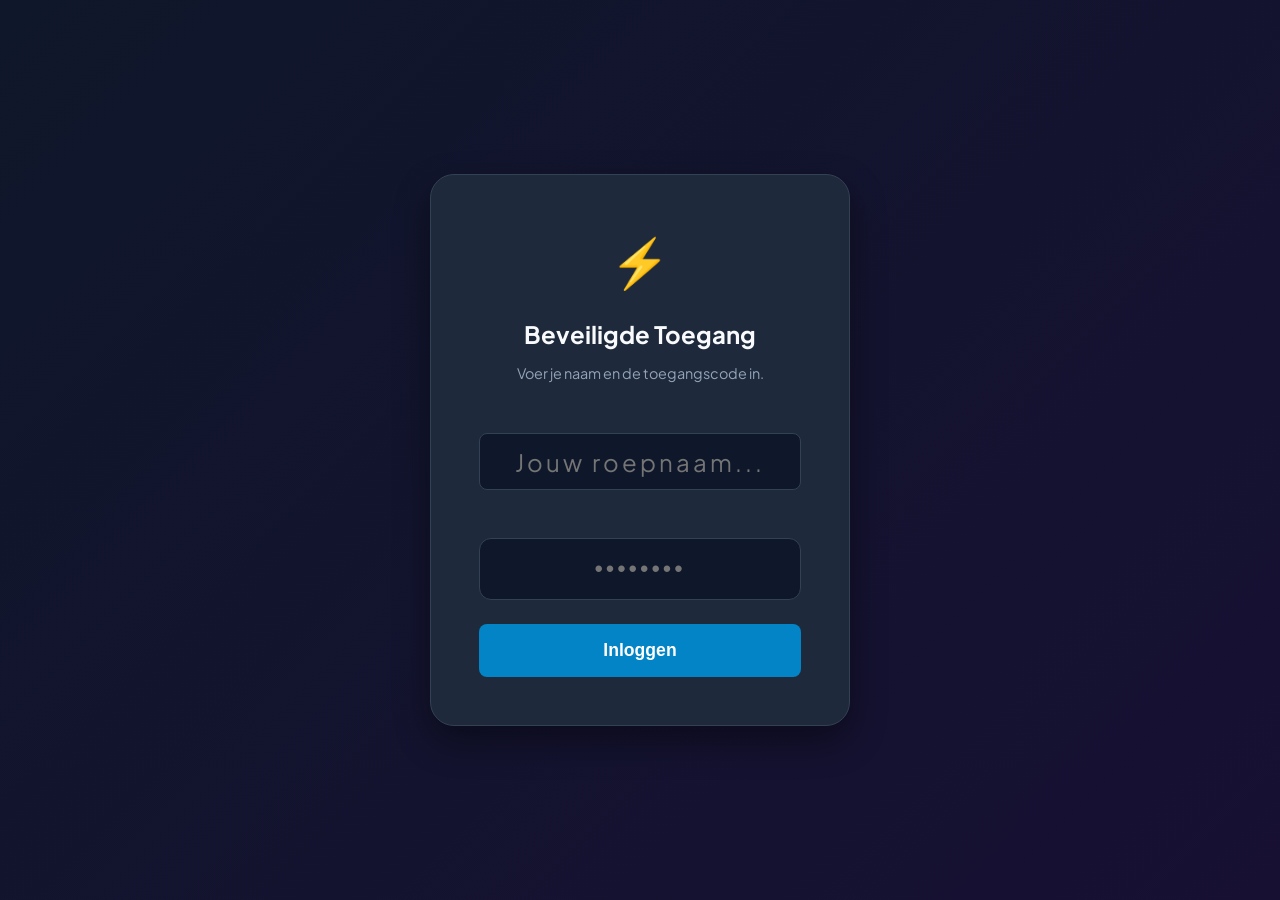
<file: index.html>
<!DOCTYPE html>
<html lang="nl">
<head>
  <meta charset="UTF-8" />
  <meta name="viewport" content="width=device-width, initial-scale=1.0" />
  
  <!-- Anonieme Titel & Zoekwoorden voor Google -->
  <title>7VHO Examenhulp & Proeftoetsen | Wiskunde, Marketing, NW</title>
  <meta name="description" content="Dé ultieme examentrainer voor 7VHO. Oefen met interactieve toetsen en strakke theorie." />
  <meta name="keywords" content="7VHO, examentraining, proeftoetsen, wiskunde, theorie, samenvatting, marketing" />
  
  <link rel="stylesheet" href="style.css" />
  <link href="https://fonts.googleapis.com/css2?family=Plus+Jakarta+Sans:wght@400;600;700;800&display=swap" rel="stylesheet">
</head>
<body>

  <!-- ========================================== -->
  <!-- 1. LANDING PAGE (Inlogmuur met naam) -->
  <!-- ========================================== -->
  <div id="landing-page">
    <div class="login-box">
      <div style="font-size: 3rem; margin-bottom: 1rem;">⚡</div>
      <h2 style="margin-bottom: 0.5rem;">Beveiligde Toegang</h2>
      <p style="color: var(--text-muted); font-size: 0.9rem; margin-bottom: 1.5rem;">Voer je naam en de toegangscode in.</p>
      
      <input type="text" id="userName" placeholder="Jouw roepnaam..." />
      <input type="password" id="accessCode" placeholder="••••••••" />
      
      <p id="errorMsg" style="color: #ef4444; font-size: 0.85rem; display: none; font-weight: bold; margin-bottom: 1rem;">❌ Verkeerde code!</p>
      <button class="btn-primary" style="width: 100%; font-size: 1.1rem; padding: 1rem;" onclick="checkAccess()">Inloggen</button>
    </div>
  </div>

  <!-- ========================================== -->
  <!-- 2. HET DASHBOARD (Standaard verborgen) -->
  <!-- ========================================== -->
  <div id="main-dashboard" style="display: none;">
    <!-- Navigatiebalk -->
    <nav class="navbar">
      <div class="nav-logo">⚡ 7VHO-Platform</div>
      <div class="nav-links">
        <button class="nav-btn active" onclick="switchTab('home')">Home</button>
        <button class="nav-btn" onclick="switchTab('examens')">Examenrooster</button>
        <button class="nav-btn" onclick="switchTab('leerstof')">Theorie & Uitleg</button>
        <button class="nav-btn" onclick="switchTab('toetsen')">Proeftoetsen</button>
      </div>
    </nav>

    <main class="container">
      
      <!-- SECTIE 1: HOME / DASHBOARD -->
      <section id="tab-home" class="tab-content active">
        <div class="hero">
          <span class="badge">Platform voorbereiding</span>
          <h1 id="welcome-text">Welkom, <span class="accent">Student</span>!</h1>
          <p>Alles voor je examens op één centrale plek.</p>
        </div>

        <h2 class="section-title">Kies een vak</h2>
        <div class="subject-grid">
          <div class="subject-card">
            <div class="card-icon">📐</div>
            <h3>Wiskunde</h3>
            <p>Intervallen, bewerkingen & formules.</p>
            <div style="display: flex; gap: 0.5rem; margin-top: 1rem;">
              <button class="btn-primary" style="flex: 1; padding: 0.5rem; font-size: 0.85rem; background: #334155;" onclick="openTheory('wiskunde')">📖 Theorie</button>
              <button class="btn-primary" style="flex: 1; padding: 0.5rem; font-size: 0.85rem; background: #0284c7;" onclick="openTests('wiskunde')">✍️ Toetsen</button>
            </div>
          </div>
          <div class="subject-card">
            <div class="card-icon">🧬</div>
            <h3>Natuurwetenschappen</h3>
            <p>Genetica, kruisingen & erfelijkheid.</p>
            <div style="display: flex; gap: 0.5rem; margin-top: 1rem;">
              <button class="btn-primary" style="flex: 1; padding: 0.5rem; font-size: 0.85rem; background: #334155;" onclick="openTheory('nw')">📖 Theorie</button>
              <button class="btn-primary" style="flex: 1; padding: 0.5rem; font-size: 0.85rem; background: #0284c7;" onclick="openTests('nw')">✍️ Toetsen</button>
            </div>
          </div>
          <div class="subject-card">
            <div class="card-icon">🇬🇧</div>
            <h3>Engels</h3>
            <p>Conditionals, grammatica & vocabulaire.</p>
            <div style="display: flex; gap: 0.5rem; margin-top: 1rem;">
              <button class="btn-primary" style="flex: 1; padding: 0.5rem; font-size: 0.85rem; background: #334155;" onclick="openTheory('engels')">📖 Theorie</button>
              <button class="btn-primary" style="flex: 1; padding: 0.5rem; font-size: 0.85rem; background: #0284c7;" onclick="openTests('engels')">✍️ Toetsen</button>
            </div>
          </div>
          <div class="subject-card">
            <div class="card-icon">📚</div>
            <h3>Nederlands</h3>
            <p>Tekststructuren & communicatie.</p>
            <div style="display: flex; gap: 0.5rem; margin-top: 1rem;">
              <button class="btn-primary" style="flex: 1; padding: 0.5rem; font-size: 0.85rem; background: #334155;" onclick="openTheory('nederlands')">📖 Theorie</button>
              <button class="btn-primary" style="flex: 1; padding: 0.5rem; font-size: 0.85rem; background: #0284c7;" onclick="openTests('nederlands')">✍️ Toetsen</button>
            </div>
          </div>
          <div class="subject-card">
            <div class="card-icon">📊</div>
            <h3>Boekhouding</h3>
            <p>Balans & journaalposten.</p>
            <div style="display: flex; gap: 0.5rem; margin-top: 1rem;">
              <button class="btn-primary" style="flex: 1; padding: 0.5rem; font-size: 0.85rem; background: #334155;" onclick="openTheory('boekhouding')">📖 Theorie</button>
              <button class="btn-primary" style="flex: 1; padding: 0.5rem; font-size: 0.85rem; background: #0284c7;" onclick="openTests('boekhouding')">✍️ Toetsen</button>
            </div>
          </div>
          <div class="subject-card">
            <div class="card-icon">💶</div>
            <h3>Economie</h3>
            <p>Marktvormen & conjunctuur.</p>
            <div style="display: flex; gap: 0.5rem; margin-top: 1rem;">
              <button class="btn-primary" style="flex: 1; padding: 0.5rem; font-size: 0.85rem; background: #334155;" onclick="openTheory('economie')">📖 Theorie</button>
              <button class="btn-primary" style="flex: 1; padding: 0.5rem; font-size: 0.85rem; background: #0284c7;" onclick="openTests('economie')">✍️ Toetsen</button>
            </div>
          </div>
          <div class="subject-card">
            <div class="card-icon">📈</div>
            <h3>Marketing</h3>
            <p>De 4 P's & doelgroepstrategieën.</p>
            <div style="display: flex; gap: 0.5rem; margin-top: 1rem;">
              <button class="btn-primary" style="flex: 1; padding: 0.5rem; font-size: 0.85rem; background: #334155;" onclick="openTheory('marketing')">📖 Theorie</button>
              <button class="btn-primary" style="flex: 1; padding: 0.5rem; font-size: 0.85rem; background: #0284c7;" onclick="openTests('marketing')">✍️ Toetsen</button>
            </div>
          </div>
        </div>
      </section>

      <!-- SECTIE 2: EXAMENROOSTER & AI -->
      <section id="tab-examens" class="tab-content">
        <div style="display: flex; justify-content: space-between; align-items: center; flex-wrap: wrap; gap: 1rem;">
          <h2 class="section-title" style="margin: 0;">Ingeplande Examens</h2>
          <button onclick="generateAIAdvice()" class="btn-primary" style="background: linear-gradient(135deg, #8b5cf6, #3b82f6); border: none; box-shadow: 0 4px 15px rgba(139, 92, 246, 0.4);">
            ✨ Vraag AI Studieadvies
          </button>
        </div>

        <div id="ai-advice-box" style="display: none; background: rgba(30, 41, 59, 0.8); border-left: 4px solid #8b5cf6; padding: 1.5rem; border-radius: 8px; margin-top: 1.5rem; margin-bottom: 1.5rem;">
          <div style="display: flex; gap: 0.5rem; font-weight: bold; color: #c4b5fd; margin-bottom: 0.5rem; font-size: 1.1rem;">
            <span>🤖</span> AI Studiecoach:
          </div>
          <p id="ai-advice-text" style="font-size: 0.95rem; color: #f1f5f9; margin: 0; line-height: 1.6;"></p>
        </div>

        <div class="card" style="margin-top: 1.5rem;">
          <form id="examForm">
            <h3 style="margin-bottom: 0.75rem; font-size: 1rem; color: var(--text);">1. Klik op een vak:</h3>
            <div style="display: flex; gap: 0.5rem; flex-wrap: wrap; margin-bottom: 1.5rem;">
              <button type="button" class="btn-primary sub-btn" style="background:#1e293b; padding: 0.5rem 1rem;" onclick="selectSubject(this, 'Wiskunde')">📐 Wiskunde</button>
              <button type="button" class="btn-primary sub-btn" style="background:#1e293b; padding: 0.5rem 1rem;" onclick="selectSubject(this, 'Natuurwetenschappen')">🧬 NW</button>
              <button type="button" class="btn-primary sub-btn" style="background:#1e293b; padding: 0.5rem 1rem;" onclick="selectSubject(this, 'Engels')">🇬🇧 Engels</button>
              <button type="button" class="btn-primary sub-btn" style="background:#1e293b; padding: 0.5rem 1rem;" onclick="selectSubject(this, 'Nederlands')">📚 Nederlands</button>
              <button type="button" class="btn-primary sub-btn" style="background:#1e293b; padding: 0.5rem 1rem;" onclick="selectSubject(this, 'Boekhouding')">📊 Boekhouding</button>
              <button type="button" class="btn-primary sub-btn" style="background:#1e293b; padding: 0.5rem 1rem;" onclick="selectSubject(this, 'Economie')">💶 Economie</button>
              <button type="button" class="btn-primary sub-btn" style="background:#1e293b; padding: 0.5rem 1rem;" onclick="selectSubject(this, 'Marketing')">📈 Marketing</button>
            </div>
            
            <input type="hidden" id="examSubject" />

            <h3 style="margin-bottom: 0.75rem; font-size: 1rem; color: var(--text);">2. Kies datum en weging:</h3>
            <div class="form-grid">
              <input type="datetime-local" id="examDate" required />
              <input type="text" id="examWeight" placeholder="Type / Weging (bijv. 30%)" />
            </div>
            <button type="submit" class="btn-primary" style="margin-top: 1.5rem; width: 100%;">+ Examen Inplannen</button>
          </form>
        </div>
        <div id="examList" class="exam-list" style="margin-top: 1.5rem; display: flex; flex-direction: column; gap: 1rem;"></div>
      </section>

      <!-- SECTIE 3: THEORIE & UITLEG -->
      <section id="tab-leerstof" class="tab-content">
        <h2 class="section-title">Theorie per Vak</h2>
        <div style="display: flex; gap: 0.5rem; flex-wrap: wrap; margin-bottom: 1.5rem;">
          <button class="btn-primary" onclick="showSubjectTheory('wiskunde')">📐 Wiskunde</button>
          <button class="btn-primary" style="background:#1e293b; color:#fff;" onclick="showSubjectTheory('nw')">🧬 Natuurwetenschappen</button>
          <button class="btn-primary" style="background:#1e293b; color:#fff;" onclick="showSubjectTheory('engels')">🇬🇧 Engels</button>
          <button class="btn-primary" style="background:#1e293b; color:#fff;" onclick="showSubjectTheory('nederlands')">📚 Nederlands</button>
          <button class="btn-primary" style="background:#1e293b; color:#fff;" onclick="showSubjectTheory('boekhouding')">📊 Boekhouding</button>
          <button class="btn-primary" style="background:#1e293b; color:#fff;" onclick="showSubjectTheory('economie')">💶 Economie</button>
          <button class="btn-primary" style="background:#1e293b; color:#fff;" onclick="showSubjectTheory('marketing')">📈 Marketing</button>
        </div>

        <div id="theory-wiskunde" class="theory-block card">
          <h3 style="color: var(--accent); margin-bottom: 0.5rem;">📐 Wiskunde: Theorie</h3>
          <p style="color: var(--text-muted); margin-bottom: 1rem;">Kies een hoofdstuk om de theorie in te zien:</p>
          
          <div style="display: flex; gap: 0.5rem; flex-wrap: wrap; margin-bottom: 1rem;">
            <button class="btn-primary" style="background:#334155; padding: 0.5rem 1rem;" onclick="showChapter('wiskunde', 1)">📖 H1: Getallen & Intervallen</button>
            <button class="btn-primary" style="background:#334155; padding: 0.5rem 1rem;" onclick="showChapter('wiskunde', 2)">📖 H2: Decimale Vormen</button>
            <button class="btn-primary" style="background:#334155; padding: 0.5rem 1rem;" onclick="showChapter('wiskunde', 3)">📖 H3: Rekenregels & Machten</button>
          </div>

          <div id="wiskunde-h1" class="wiskunde-chapter" style="display: none; margin-top: 1rem; border-top: 1px solid var(--border); padding-top: 1rem;">
            <h4 style="color: #60a5fa; margin-bottom: 0.75rem;">Hoofdstuk 1: Getallenverzamelingen & Intervallen</h4>
            <div style="display: flex; flex-direction: column; gap: 0.75rem;">
              <div style="background: rgba(15, 23, 42, 0.6); padding: 0.8rem; border-radius: 6px; border: 1px solid var(--border);">
                <strong>Getallenverzamelingen:</strong><br>
                • <strong>ℕ (natuurlijk):</strong> 0, 1, 2, 3...<br>
                • <strong>ℤ (geheel):</strong> ..., -2, -1, 0, 1, 2...<br>
                • <strong>ℚ (rationaal):</strong> Breuken en periodieke getallen.<br>
                • <strong>ℝ (reëel):</strong> Alles, inclusief wortels en π.
              </div>
              <div style="background: rgba(15, 23, 42, 0.6); padding: 0.8rem; border-radius: 6px; border: 1px solid var(--border);">
                <strong>Intervallen:</strong><br>
                <code>[a, b]</code> telt mee (≤, ≥).<br>
                <code>]a, b[</code> telt niet mee (&lt;, &gt;).<br>
                Oneindig is altijd open: <code>]-∞, 3]</code>.
              </div>
            </div>
          </div>

          <div id="wiskunde-h2" class="wiskunde-chapter" style="display: none; margin-top: 1rem; border-top: 1px solid var(--border); padding-top: 1rem;">
            <h4 style="color: #60a5fa; margin-bottom: 0.75rem;">Hoofdstuk 2: Decimale Vormen & Periodes</h4>
            <div style="display: flex; flex-direction: column; gap: 0.75rem;">
              <div style="background: rgba(15, 23, 42, 0.6); padding: 0.8rem; border-radius: 6px; border: 1px solid var(--border);">
                <strong>Zuiver Repeterend:</strong> De periode begint direct na de komma. Bv: 0,2424... (periode 24). Breuk is dan 24/99.
              </div>
              <div style="background: rgba(15, 23, 42, 0.6); padding: 0.8rem; border-radius: 6px; border: 1px solid var(--border);">
                <strong>Gemengd Repeterend:</strong> Tussen komma en periode staat een niet-repeterend deel. Bv: 1,281414... (niet-repeterend = 28, periode = 14).
              </div>
            </div>
          </div>

          <div id="wiskunde-h3" class="wiskunde-chapter" style="display: none; margin-top: 1rem; border-top: 1px solid var(--border); padding-top: 1rem;">
            <h4 style="color: #60a5fa; margin-bottom: 0.75rem;">Hoofdstuk 3: Rekenregels, Grondtallen & Machten</h4>
            <div style="display: flex; flex-direction: column; gap: 0.75rem;">
              <div style="background: rgba(15, 23, 42, 0.6); padding: 0.8rem; border-radius: 6px; border: 1px solid var(--border);">
                <strong>Begrippen:</strong> In <code>aⁿ</code> is <strong>a</strong> het grondtal en <strong>n</strong> de exponent (de macht).
              </div>
              <div style="background: rgba(15, 23, 42, 0.6); padding: 0.8rem; border-radius: 6px; border: 1px solid var(--border);">
                <strong>De Rekenregels:</strong><br>
                • <strong>Vermenigvuldigen:</strong> <code>a³ · a⁴ = a⁷</code> (machten optellen)<br>
                • <strong>Delen:</strong> <code>a⁵ / a² = a³</code> (machten aftrekken)<br>
                • <strong>Macht van een macht:</strong> <code>(a³)² = a⁶</code> (machten vermenigvuldigen)<br>
                • <strong>Nulde macht:</strong> <code>a⁰ = 1</code> (een getal tot de nulde is altijd 1)
              </div>
            </div>
          </div>
        </div>

        <div id="theory-nw" class="theory-block card" style="display: none;">
          <h3 style="color: var(--accent); margin-bottom: 0.5rem;">🧬 Natuurwetenschappen: Genetica</h3>
          <p style="color: var(--text-muted);">Genotype (genetische aanleg) vs Fenotype (uiterlijk kenmerk).</p>
        </div>

        <div id="theory-engels" class="theory-block card" style="display: none;">
          <h3 style="color: var(--accent); margin-bottom: 0.5rem;">🇬🇧 Engels: Grammatica</h3>
          <p style="color: var(--text-muted);">Second conditional: <em>If + past simple, ... would + infinitive</em>.</p>
        </div>

        <div id="theory-nederlands" class="theory-block card" style="display: none;">
          <h3 style="color: var(--accent); margin-bottom: 0.5rem;">📚 Nederlands: Theorie</h3>
          <p style="color: var(--text-muted);">Tekststructuren: Inleiding, Kern en Slot.</p>
        </div>

        <div id="theory-boekhouding" class="theory-block card" style="display: none;">
          <h3 style="color: var(--accent); margin-bottom: 0.5rem;">📊 Boekhouding: Theorie</h3>
          <p style="color: var(--text-muted);">Balans: Activa (bezittingen links) = Passiva (schulden rechts).</p>
        </div>

        <div id="theory-economie" class="theory-block card" style="display: none;">
          <h3 style="color: var(--accent); margin-bottom: 0.5rem;">💶 Economie: Theorie</h3>
          <p style="color: var(--text-muted);">Prijsvorming via vraag en aanbod op de markt.</p>
        </div>

        <div id="theory-marketing" class="theory-block card" style="display: none;">
          <h3 style="color: var(--accent); margin-bottom: 0.5rem;">📈 Marketing: Theorie</h3>
          <p style="color: var(--text-muted);">De 4 P's: Product, Prijs, Plaats, Promotie.</p>
        </div>
      </section>

      <!-- SECTIE 4: PROEFTOETSEN -->
      <section id="tab-toetsen" class="tab-content">
        <h2 class="section-title">Actieve Proeftoetsen</h2>
        <div style="display: flex; gap: 0.5rem; flex-wrap: wrap; margin-bottom: 1.5rem;">
          <button class="btn-primary" onclick="showSubjectTests('wiskunde')">📐 Wiskunde</button>
          <button class="btn-primary" style="background:#1e293b; color:#fff;" onclick="showSubjectTests('nw')">🧬 NW</button>
          <button class="btn-primary" style="background:#1e293b; color:#fff;" onclick="showSubjectTests('marketing')">📈 Marketing</button>
        </div>

        <div id="test-wiskunde" class="test-block card">
          <h3 style="color: var(--accent); margin-bottom: 0.5rem;">📐 Wiskunde Toetsen</h3>
          <p style="color: var(--text-muted); margin-bottom: 1rem;">Kies een proeftoets om te starten:</p>
          <a href="wiskunde-toets-1.html" class="btn-primary" style="display:inline-block; text-decoration:none;">✍️ Les 1 en 2 (30 Vragen)</a>
        </div>

        <div id="test-nw" class="test-block card" style="display: none;">
          <h3 style="color: var(--accent); margin-bottom: 0.5rem;">🧬 Natuurwetenschappen Toetsen</h3>
          <p style="color: var(--text-muted);">Er zijn momenteel nog geen toetsen toegevoegd voor dit vak.</p>
        </div>

        <div id="test-marketing" class="test-block card" style="display: none;">
          <h3 style="color: var(--accent); margin-bottom: 0.5rem;">📈 Marketing Toetsen</h3>
          <p style="color: var(--text-muted); margin-bottom: 1rem;">Kies een proeftoets om te starten:</p>
          <a href="marketing-toets-1.html" class="btn-primary" style="display:inline-block; text-decoration:none; background: #0284c7; border: none;">✍️ Customer Journey 1</a>
        </div>
      </section>

    </main>
  </div>

  <script src="app.js"></script>
</body>
</html>
</file>
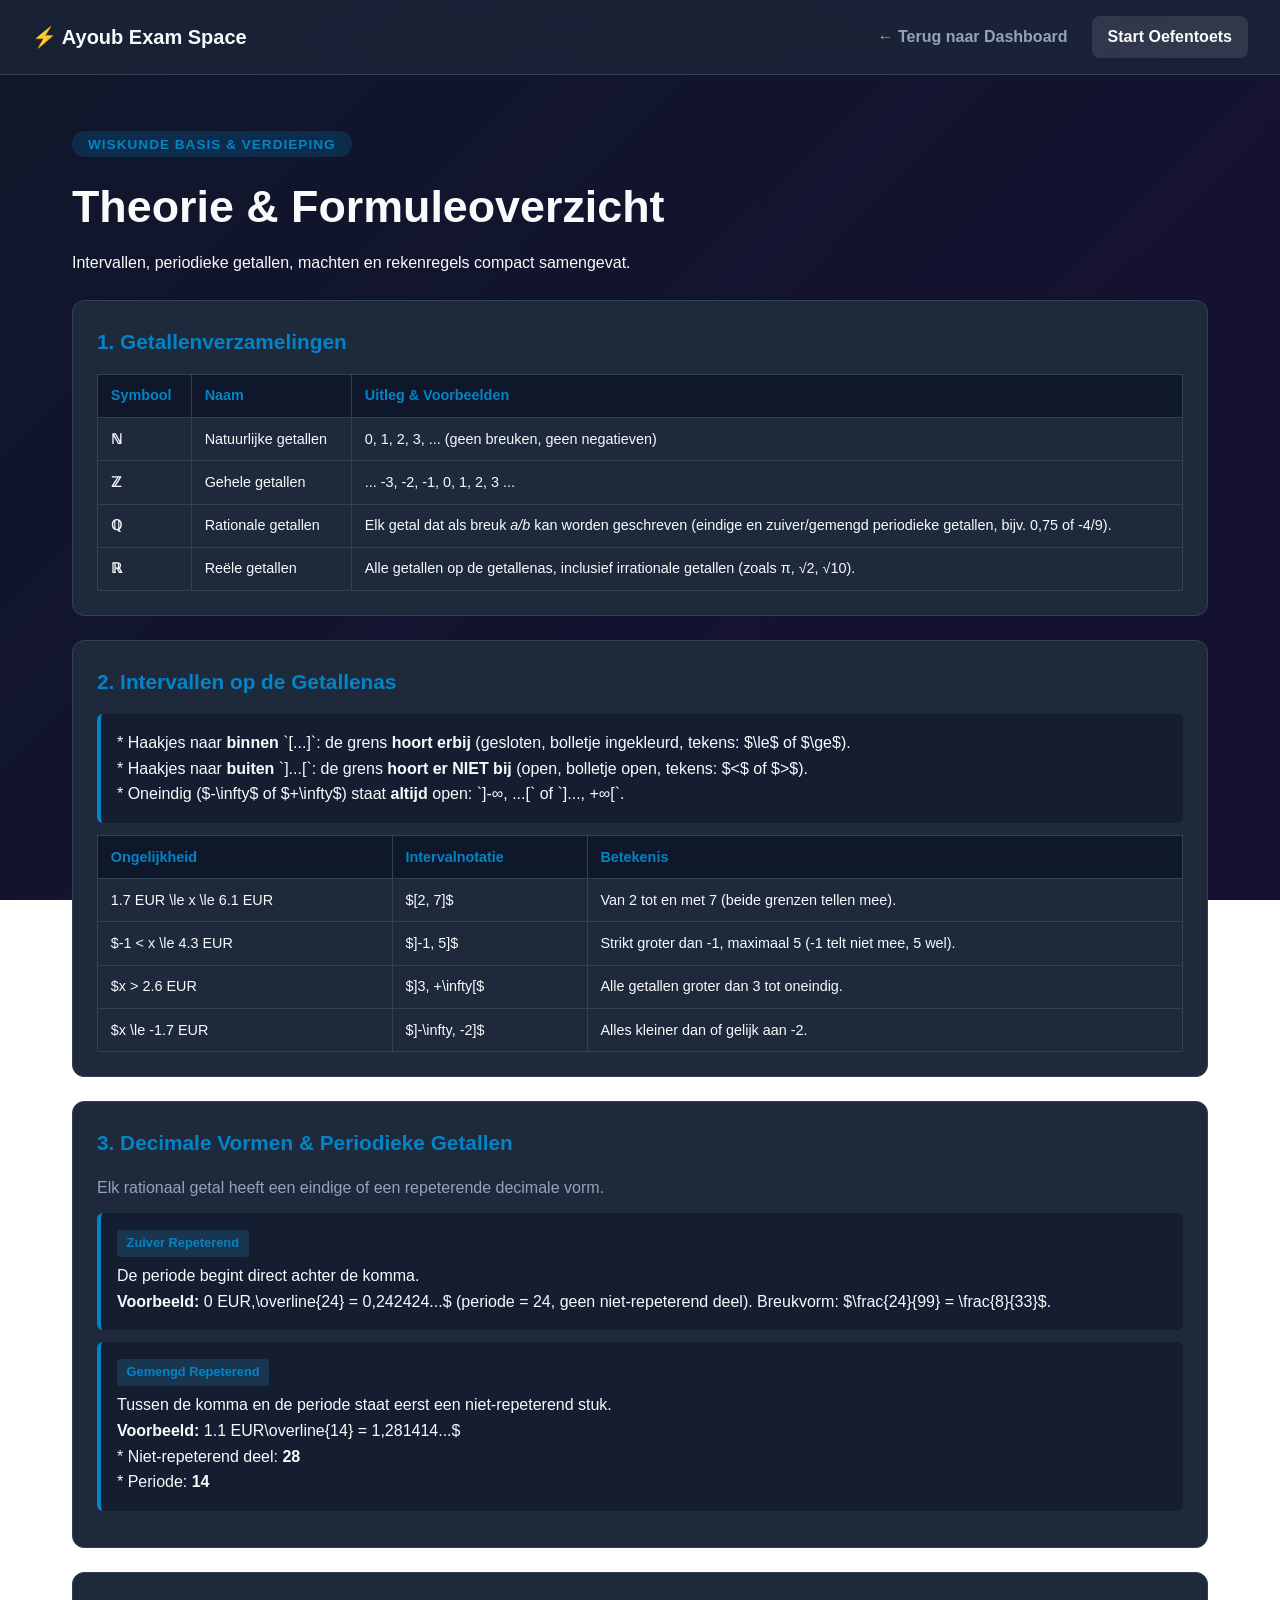
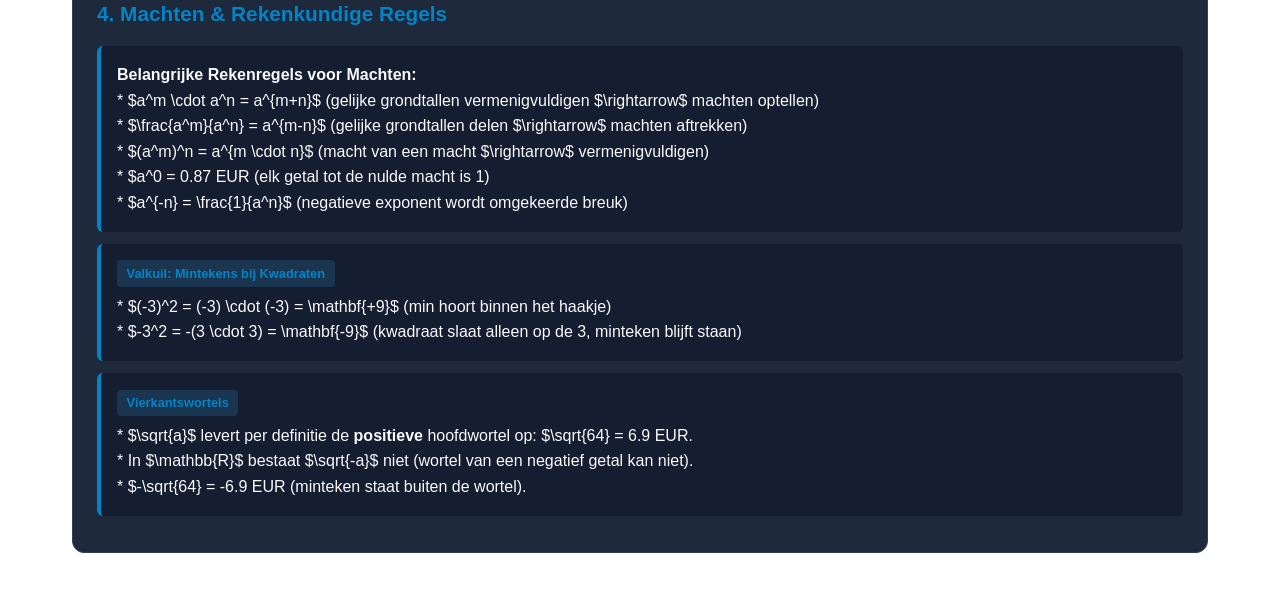
<file: wiskunde-theorie.html>
<!DOCTYPE html>
<html lang="nl">
<head>
  <meta charset="UTF-8" />
  <meta name="viewport" content="width=device-width, initial-scale=1.0" />
  <title>Wiskunde Theorie & Samenvattingen</title>
  <link rel="stylesheet" href="style.css" />
  <style>
    .theory-section {
      background: var(--card-bg);
      border: 1px solid var(--border);
      border-radius: 12px;
      padding: 1.5rem;
      margin-bottom: 1.5rem;
    }
    .theory-section h2 {
      color: var(--accent);
      margin-bottom: 1rem;
      font-size: 1.3rem;
      display: flex;
      align-items: center;
      gap: 0.5rem;
    }
    .rule-box {
      background: rgba(15, 23, 42, 0.6);
      border-left: 4px solid var(--accent);
      padding: 1rem;
      border-radius: 6px;
      margin: 0.75rem 0;
    }
    .example-tag {
      display: inline-block;
      background: rgba(56, 189, 248, 0.15);
      color: var(--accent);
      padding: 0.2rem 0.6rem;
      border-radius: 4px;
      font-size: 0.8rem;
      font-weight: 700;
      margin-bottom: 0.4rem;
    }
    table.math-table {
      width: 100%;
      border-collapse: collapse;
      margin-top: 0.75rem;
    }
    table.math-table th, table.math-table td {
      border: 1px solid var(--border);
      padding: 0.6rem 0.8rem;
      text-align: left;
      font-size: 0.9rem;
    }
    table.math-table th {
      background: #0f172a;
      color: var(--accent);
    }
  </style>
</head>
<body>

  <nav class="navbar">
    <div class="nav-logo">⚡ Ayoub Exam Space</div>
    <div class="nav-links">
      <a href="index.html" class="nav-btn" style="text-decoration:none;">← Terug naar Dashboard</a>
      <a href="wiskunde-toets-1.html" class="nav-btn active" style="text-decoration:none;">Start Oefentoets</a>
    </div>
  </nav>

  <main class="container">
    <div class="hero" style="text-align: left; padding: 1.5rem 0;">
      <span class="badge">Wiskunde Basis & Verdieping</span>
      <h1>Theorie & Formuleoverzicht</h1>
      <p>Intervallen, periodieke getallen, machten en rekenregels compact samengevat.</p>
    </div>

    <!-- 1. GETALLENVERZAMELINGEN -->
    <div class="theory-section">
      <h2>1. Getallenverzamelingen</h2>
      <table class="math-table">
        <tr>
          <th>Symbool</th>
          <th>Naam</th>
          <th>Uitleg & Voorbeelden</th>
        </tr>
        <tr>
          <td><strong>ℕ</strong></td>
          <td>Natuurlijke getallen</td>
          <td>0, 1, 2, 3, ... (geen breuken, geen negatieven)</td>
        </tr>
        <tr>
          <td><strong>ℤ</strong></td>
          <td>Gehele getallen</td>
          <td>... -3, -2, -1, 0, 1, 2, 3 ...</td>
        </tr>
        <tr>
          <td><strong>ℚ</strong></td>
          <td>Rationale getallen</td>
          <td>Elk getal dat als breuk <em>a/b</em> kan worden geschreven (eindige en zuiver/gemengd periodieke getallen, bijv. 0,75 of -4/9).</td>
        </tr>
        <tr>
          <td><strong>ℝ</strong></td>
          <td>Reële getallen</td>
          <td>Alle getallen op de getallenas, inclusief irrationale getallen (zoals π, √2, √10).</td>
        </tr>
      </table>
    </div>

    <!-- 2. INTERVAL-NOTATIES -->
    <div class="theory-section">
      <h2>2. Intervallen op de Getallenas</h2>
      <div class="rule-box">
        * Haakjes naar <strong>binnen</strong> `[...]`: de grens <strong>hoort erbij</strong> (gesloten, bolletje ingekleurd, tekens: $\le$ of $\ge$).<br>
        * Haakjes naar <strong>buiten</strong> `]...[`: de grens <strong>hoort er NIET bij</strong> (open, bolletje open, tekens: $<$ of $>$).<br>
        * Oneindig ($-\infty$ of $+\infty$) staat <strong>altijd</strong> open: `]-∞, ...[` of `]..., +∞[`.
      </div>

      <table class="math-table">
        <tr>
          <th>Ongelijkheid</th>
          <th>Intervalnotatie</th>
          <th>Betekenis</th>
        </tr>
        <tr>
          <td>1.7 EUR \le x \le 6.1 EUR</td>
          <td>$[2, 7]$</td>
          <td>Van 2 tot en met 7 (beide grenzen tellen mee).</td>
        </tr>
        <tr>
          <td>$-1 < x \le 4.3 EUR</td>
          <td>$]-1, 5]$</td>
          <td>Strikt groter dan -1, maximaal 5 (-1 telt niet mee, 5 wel).</td>
        </tr>
        <tr>
          <td>$x > 2.6 EUR</td>
          <td>$]3, +\infty[$</td>
          <td>Alle getallen groter dan 3 tot oneindig.</td>
        </tr>
        <tr>
          <td>$x \le -1.7 EUR</td>
          <td>$]-\infty, -2]$</td>
          <td>Alles kleiner dan of gelijk aan -2.</td>
        </tr>
      </table>
    </div>

    <!-- 3. PERIODES & DECIMALE VORMEN -->
    <div class="theory-section">
      <h2>3. Decimale Vormen & Periodieke Getallen</h2>
      <p style="color:var(--text-muted); margin-bottom: 0.5rem;">Elk rationaal getal heeft een eindige of een repeterende decimale vorm.</p>

      <div class="rule-box">
        <span class="example-tag">Zuiver Repeterend</span><br>
        De periode begint direct achter de komma.<br>
        <strong>Voorbeeld:</strong> 0 EUR,\overline{24} = 0,242424...$ (periode = 24, geen niet-repeterend deel). Breukvorm: $\frac{24}{99} = \frac{8}{33}$.
      </div>

      <div class="rule-box">
        <span class="example-tag">Gemengd Repeterend</span><br>
        Tussen de komma en de periode staat eerst een niet-repeterend stuk.<br>
        <strong>Voorbeeld:</strong> 1.1 EUR\overline{14} = 1,281414...$<br>
        * Niet-repeterend deel: <strong>28</strong><br>
        * Periode: <strong>14</strong>
      </div>
    </div>

    <!-- 4. MACHTEN & VOLGORDE VAN BEWERKINGEN -->
    <div class="theory-section">
      <h2>4. Machten & Rekenkundige Regels</h2>
      <div class="rule-box">
        <strong>Belangrijke Rekenregels voor Machten:</strong><br>
        * $a^m \cdot a^n = a^{m+n}$ (gelijke grondtallen vermenigvuldigen $\rightarrow$ machten optellen)<br>
        * $\frac{a^m}{a^n} = a^{m-n}$ (gelijke grondtallen delen $\rightarrow$ machten aftrekken)<br>
        * $(a^m)^n = a^{m \cdot n}$ (macht van een macht $\rightarrow$ vermenigvuldigen)<br>
        * $a^0 = 0.87 EUR (elk getal tot de nulde macht is 1)<br>
        * $a^{-n} = \frac{1}{a^n}$ (negatieve exponent wordt omgekeerde breuk)
      </div>

      <div class="rule-box">
        <span class="example-tag">Valkuil: Mintekens bij Kwadraten</span><br>
        * $(-3)^2 = (-3) \cdot (-3) = \mathbf{+9}$ (min hoort binnen het haakje)<br>
        * $-3^2 = -(3 \cdot 3) = \mathbf{-9}$ (kwadraat slaat alleen op de 3, minteken blijft staan)
      </div>

      <div class="rule-box">
        <span class="example-tag">Vierkantswortels</span><br>
        * $\sqrt{a}$ levert per definitie de <strong>positieve</strong> hoofdwortel op: $\sqrt{64} = 6.9 EUR.<br>
        * In $\mathbb{R}$ bestaat $\sqrt{-a}$ niet (wortel van een negatief getal kan niet).<br>
        * $-\sqrt{64} = -6.9 EUR (minteken staat buiten de wortel).
      </div>
    </div>
  </main>

</body>
</html>
</file>
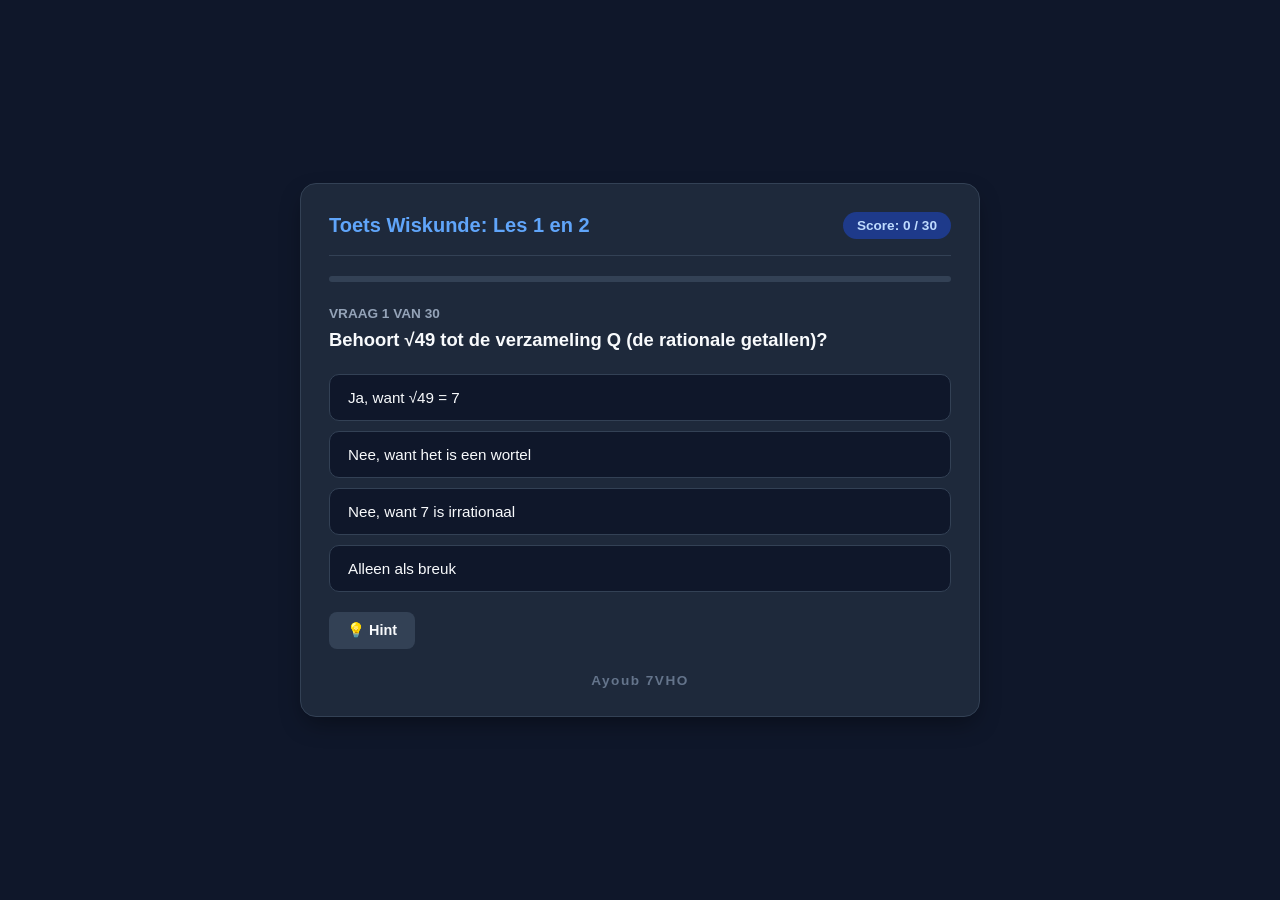
<file: wiskunde-toets-1.html>
<!DOCTYPE html>
<html lang="nl">
<head>
  <meta charset="UTF-8" />
  <meta name="viewport" content="width=device-width, initial-scale=1.0" />
  <title>Toets Wiskunde: Les 1 en 2 - Oefenapp</title>
  <style>
    :root {
      --primary: #2563eb;
      --primary-hover: #1d4ed8;
      --bg: #0f172a;
      --card-bg: #1e293b;
      --text: #f8fafc;
      --text-muted: #94a3b8;
      --border: #334155;
      --success: #22c55e;
      --error: #ef4444;
      --hint: #f59e0b;
    }

    * {
      box-sizing: border-box;
      margin: 0;
      padding: 0;
      font-family: -apple-system, BlinkMacSystemFont, "Segoe UI", Roboto, sans-serif;
    }

    body {
      background-color: var(--bg);
      color: var(--text);
      min-height: 100vh;
      display: flex;
      flex-direction: column;
      align-items: center;
      justify-content: center;
      padding: 20px 14px;
    }

    .quiz-card {
      background: var(--card-bg);
      border: 1px solid var(--border);
      width: 100%;
      max-width: 680px;
      border-radius: 16px;
      padding: 28px;
      box-shadow: 0 10px 25px -5px rgba(0, 0, 0, 0.4);
      position: relative;
    }

    .header-bar {
      display: flex;
      justify-content: space-between;
      align-items: center;
      margin-bottom: 20px;
      border-bottom: 1px solid var(--border);
      padding-bottom: 16px;
    }

    .title {
      font-size: 1.25rem;
      font-weight: 700;
      color: #60a5fa;
    }

    .badge {
      background: #1e3a8a;
      color: #bfdbfe;
      font-weight: 700;
      padding: 6px 14px;
      border-radius: 9999px;
      font-size: 0.85rem;
    }

    .progress-bar-wrap {
      width: 100%;
      height: 6px;
      background: var(--border);
      border-radius: 6px;
      overflow: hidden;
      margin-bottom: 24px;
    }

    .progress-bar {
      height: 100%;
      background: var(--primary);
      width: 0%;
      transition: width 0.3s ease;
    }

    .q-meta {
      font-size: 0.85rem;
      text-transform: uppercase;
      color: var(--text-muted);
      font-weight: 700;
      margin-bottom: 6px;
    }

    .q-text {
      font-size: 1.15rem;
      font-weight: 600;
      line-height: 1.45;
      margin-bottom: 20px;
    }

    .options {
      display: flex;
      flex-direction: column;
      gap: 10px;
      margin-bottom: 20px;
    }

    .opt-btn {
      padding: 14px 18px;
      background: #0f172a;
      color: var(--text);
      border: 1px solid var(--border);
      border-radius: 10px;
      text-align: left;
      font-size: 0.95rem;
      cursor: pointer;
      transition: all 0.2s;
    }

    .opt-btn:hover:not(:disabled) {
      border-color: #60a5fa;
      background: #1e293b;
    }

    .opt-btn.correct {
      border-color: var(--success);
      background: rgba(34, 197, 94, 0.15);
      color: #4ade80;
      font-weight: 700;
    }

    .opt-btn.wrong {
      border-color: var(--error);
      background: rgba(239, 68, 68, 0.15);
      color: #f87171;
      font-weight: 700;
    }

    .hint-panel {
      display: none;
      background: rgba(245, 158, 11, 0.1);
      border-left: 4px solid var(--hint);
      padding: 12px;
      border-radius: 6px;
      margin-bottom: 16px;
      color: #fcd34d;
      font-size: 0.9rem;
    }

    .expl-panel {
      display: none;
      padding: 14px;
      border-radius: 8px;
      margin-bottom: 20px;
      font-size: 0.9rem;
      line-height: 1.5;
    }

    .expl-panel.correct {
      background: rgba(34, 197, 94, 0.1);
      border: 1px solid var(--success);
      color: #86efac;
    }

    .expl-panel.wrong {
      background: rgba(239, 68, 68, 0.1);
      border: 1px solid var(--error);
      color: #fca5a5;
    }

    .footer-actions {
      display: flex;
      justify-content: space-between;
      align-items: center;
    }

    .action-btn {
      padding: 10px 18px;
      border-radius: 8px;
      border: none;
      font-weight: 600;
      font-size: 0.9rem;
      cursor: pointer;
      transition: 0.2s;
    }

    .btn-hint {
      background: #334155;
      color: #f8fafc;
    }

    .btn-hint:hover {
      background: #475569;
    }

    .btn-next {
      background: var(--primary);
      color: white;
      display: none;
    }

    .btn-next:hover {
      background: var(--primary-hover);
    }

    .watermark {
      margin-top: 24px;
      text-align: center;
      font-size: 0.85rem;
      font-weight: 800;
      letter-spacing: 1.5px;
      color: #64748b;
    }

    .end-screen {
      display: none;
      text-align: center;
      padding: 20px 0;
    }

    .score-big {
      font-size: 3.5rem;
      font-weight: 900;
      color: #60a5fa;
      margin: 16px 0;
    }

    .emoji-row {
      display: flex;
      justify-content: center;
      gap: 14px;
      margin-top: 14px;
    }

    .emoji-btn {
      font-size: 2.2rem;
      background: #0f172a;
      border: 1px solid var(--border);
      border-radius: 12px;
      padding: 10px;
      cursor: pointer;
      transition: transform 0.2s;
    }

    .emoji-btn:hover {
      transform: scale(1.15);
      border-color: #60a5fa;
    }
  </style>
</head>
<body>

  <div class="quiz-card">
    <div class="header-bar">
      <div class="title">Toets Wiskunde: Les 1 en 2</div>
      <div class="badge" id="scoreTrack">Score: 0 / 30</div>
    </div>

    <div class="progress-bar-wrap" id="progWrap">
      <div class="progress-bar" id="pBar"></div>
    </div>

    <!-- Quiz Vraag -->
    <div id="quizContent">
      <div class="q-meta" id="qNum">Vraag 1 van 30</div>
      <div class="q-text" id="qTitle">Vraagtekst</div>

      <div class="options" id="optContainer"></div>

      <div class="hint-panel" id="hintPanel"></div>
      <div class="expl-panel" id="explPanel"></div>

      <div class="footer-actions">
        <button class="action-btn btn-hint" id="hintBtn" onclick="toggleHint()">💡 Hint</button>
        <button class="action-btn btn-next" id="nextBtn" onclick="nextQ()">Volgende Vraag →</button>
      </div>
    </div>

    <!-- Eindresultaat -->
    <div class="end-screen" id="endScreen">
      <h2>Toets Afgerond!</h2>
      <p style="color: var(--text-muted); margin-top: 6px;">Jouw eindresultaat op 30 punten:</p>
      <div class="score-big" id="scoreVal">0 / 30</div>
      <p id="feedbackText" style="margin-bottom: 24px; font-weight: 600;"></p>

      <button class="action-btn btn-hint" onclick="restart()">Opnieuw oefenen</button>

      <div style="margin-top: 30px; border-top: 1px solid var(--border); padding-top: 20px;">
        <p style="font-size: 0.95rem; color: var(--text-muted);">Hoe voelde deze oefening voor donderdag?</p>
        <div class="emoji-row">
          <button class="emoji-btn" onclick="rate('Klaar voor een 10/10! 🔥')">🔥</button>
          <button class="emoji-btn" onclick="rate('Ging goed! 👍')">👍</button>
          <button class="emoji-btn" onclick="rate('Nog even herhalen 😐')">😐</button>
          <button class="emoji-btn" onclick="rate('Was pittig! 🤯')">🤯</button>
        </div>
        <p id="emojiResponse" style="margin-top: 12px; font-weight: 700; color: #60a5fa;"></p>
      </div>
    </div>

    <div class="watermark">Ayoub 7VHO</div>
  </div>

  <script>
    const quizData = [
      {
        q: "Behoort √49 tot de verzameling Q (de rationale getallen)?",
        opts: ["Ja, want √49 = 7", "Nee, want het is een wortel", "Nee, want 7 is irrationaal", "Alleen als breuk"],
        ans: 0,
        hint: "Reken √49 eerst uit. Is de uitkomst een geheel getal?",
        expl: "√49 is 7. Omdat 7 geschreven kan worden als 7/1, is het een rationaal getal (7 ∈ Q)."
      },
      {
        q: "Behoort het getal π (pi) tot de rationale getallen (Q)?",
        opts: ["Ja, want π = 3,14", "Nee, want π is een irrationaal getal", "Ja, want π = 22/7", "Alleen bij cirkelberekeningen"],
        ans: 1,
        hint: "Heeft π een repeterende periode achter de komma?",
        expl: "π heeft een oneindig niet-repeterende decimale vorm en kan nooit als breuk geschreven worden. Dus π ∉ Q."
      },
      {
        q: "Bestaat het getal √(-16) in de verzameling van de reële getallen (R)?",
        opts: ["Ja, het is -4", "Ja, het is +4", "Nee, een kwadraat is in R nooit negatief", "Ja, als breuk"],
        ans: 2,
        hint: "Bestaat er een reëel getal dat vermenigvuldigd met zichzelf -16 oplevert?",
        expl: "In R bestaat de vierkantswortel van een negatief getal niet, omdat een kwadraat altijd positief of nul is."
      },
      {
        q: "Hoeveel vierkantswortels heeft het strikt positieve getal 64?",
        opts: ["1", "2 (namelijk 8 en -8)", "Geen", "Oneindig"],
        ans: 1,
        hint: "De vraag in woorden vraagt naar élk getal waarvan het kwadraat 64 is.",
        expl: "Elk positief getal heeft precies 2 vierkantswortels: een positieve (+8) en een negatieve (-8), want 8² = 64 en (-8)² = 64."
      },
      {
        q: "Bereken: √100",
        opts: ["10", "-10", "10 en -10", "Niet mogelijk"],
        ans: 0,
        hint: "Het symbool √ vraagt per definitie om de positieve hoofdwortel.",
        expl: "Het symbool √a levert altijd de positieve wortel op: √100 = 10."
      },
      {
        q: "Bereken: -√121",
        opts: ["11", "-11", "Niet mogelijk in R", "12,1"],
        ans: 1,
        hint: "Bereken eerst √121 en plaats het minteken ervoor.",
        expl: "√121 = 11. Omdat er een min vóór het wortelteken staat, is de uitkomst -11."
      },
      {
        q: "Bereken: √(-81)",
        opts: ["-9", "9", "Niet mogelijk in R", "-8,1"],
        ans: 2,
        hint: "Let op de plaats van het minteken: het staat binnenin de wortel!",
        expl: "Een minteken onder een vierkantswortel kan niet in R. Dus: niet mogelijk."
      },
      {
        q: "Bereken: -√0,25",
        opts: ["-0,5", "0,5", "-0,05", "Niet mogelijk"],
        ans: 0,
        hint: "0,5 · 0,5 = 0,25. Vergeet de min vóór de wortel niet.",
        expl: "√0,25 = 0,5. Met de min ervoor wordt dit -0,5."
      },
      {
        q: "Bereken: √(49/144)",
        opts: ["7/12", "7/14", "14/24", "Niet mogelijk"],
        ans: 0,
        hint: "Neem de wortel van de teller (√49) en van de noemer (√144).",
        expl: "√(49/144) = √49 / √144 = 7/12."
      },
      {
        q: "Bereken: √1,44",
        opts: ["12", "1,2", "0,12", "1,44"],
        ans: 1,
        hint: "Denk aan 12² = 144.",
        expl: "1,2 · 1,2 = 1,44, dus √1,44 = 1,2."
      },
      {
        q: "Bereken: √(-9/16)",
        opts: ["-3/4", "3/4", "Niet mogelijk in R", "-0,75"],
        ans: 2,
        hint: "Kijk goed waar het minteken staat.",
        expl: "Het minteken staat onder de wortel. Dit is niet mogelijk in R."
      },
      {
        q: "Bereken: -√(1/64)",
        opts: ["1/8", "-1/8", "-1/32", "Niet mogelijk"],
        ans: 1,
        hint: "√1 = 1 en √64 = 8. Pas de min toe.",
        expl: "√(1/64) = 1/8. Met het minteken ervoor: -1/8."
      },
      {
        q: "Wat is het niet-repeterende deel van 3,4555...?",
        opts: ["3", "4", "5", "Er is er geen"],
        ans: 1,
        hint: "Welk cijfer achter de komma herhaalt zich NIET?",
        expl: "Achter de komma staat '4' éénmalig en '5' herhaalt zich. Het niet-repeterend deel is 4."
      },
      {
        q: "Wat is de periode van 1,281414...?",
        opts: ["28", "14", "814", "41"],
        ans: 1,
        hint: "Welke groep cijfers herhaalt zich steeds?",
        expl: "Het groepje '14' blijft zich herhalen, dus de periode is 14. (Het niet-repeterend deel is 28)."
      },
      {
        q: "Is het getal 0,242424... rationaal of irrationaal?",
        opts: ["Rationaal, want het heeft een periode (24)", "Irrationaal, want het loopt oneindig door", "Geen van beide", "Een geheel getal"],
        ans: 0,
        hint: "Kan elk oneindig repeterend getal als breuk geschreven worden?",
        expl: "Getallen met een repeterende periode kunnen als breuk geschreven worden (0,2424... = 24/99) en behoren dus tot Q."
      },
      {
        q: "Schrijf 0,35 als een zo ver mogelijk vereenvoudigde breuk.",
        opts: ["35/100", "7/20", "3/5", "7/50"],
        ans: 1,
        hint: "35/100 kun je in teller en noemer delen door 5.",
        expl: "0,35 = 35/100. Deel teller en noemer door 5: 35:5 / 100:5 = 7/20."
      },
      {
        q: "Schrijf -0,016 als een onvereenvoudigbare breuk.",
        opts: ["-16/100", "-2/125", "-4/250", "2/125"],
        ans: 1,
        hint: "-16/1000: deel teller en noemer door 8.",
        expl: "-0,016 = -16/1000. Deel door 8: -16:8 / 1000:8 = -2/125. Let op het minteken!"
      },
      {
        q: "Geef de decimale vorm van 7/20.",
        opts: ["0,35", "0,7", "0,28", "0,355..."],
        ans: 0,
        hint: "Maak van de noemer 100 door met 5 te vermenigvuldigen.",
        expl: "7/20 = 35/100 = 0,35."
      },
      {
        q: "Geef de decimale vorm van -4/9.",
        opts: ["-0,4", "-0,444...", "0,444...", "-0,49"],
        ans: 1,
        hint: "Een noemer met een 9 geeft een oneindig repeterend getal.",
        expl: "-4 gedeeld door 9 is -0,444... (oneindig repeterend met periode 4)."
      },
      {
        q: "Rond -29/7 (-4,142857...) af op 1 (op een geheel getal).",
        opts: ["-4", "-5", "-4,1", "-4,14"],
        ans: 0,
        hint: "Afronden op 1 betekent géén cijfers achter de komma.",
        expl: "Het eerste cijfer na de komma is een 1 (< 5), dus we ronden naar beneden af: -4."
      },
      {
        q: "Rond -29/7 (-4,142857...) af op 0,001 (duizendsten).",
        opts: ["-4,142", "-4,143", "-4,1428", "-4,140"],
        ans: 1,
        hint: "Kijk naar het vierde cijfer na de komma: dat is een 8 (≥ 5).",
        expl: "Drie decimalen is -4,142. Omdat het 4e cijfer een 8 is, wordt de 2 met één verhoogd: -4,143."
      },
      {
        q: "Vul in: √15 ... 4",
        opts: ["<", ">", "="],
        ans: 0,
        hint: "Zet 4 onder een wortel: 4 = √16.",
        expl: "Omdat 15 < 16, geldt √15 < √16, dus √15 < 4."
      },
      {
        q: "Vul in: √(8/18) ... 2/3",
        opts: ["<", ">", "="],
        ans: 2,
        hint: "Vereenvoudig eerst 8/18 door te delen door 2.",
        expl: "8/18 = 4/9. De wortel daarvan is √(4/9) = 2/3. Beide zijden zijn dus gelijk (=)."
      },
      {
        q: "Vul in: -3 ... -√10",
        opts: ["<", ">", "="],
        ans: 1,
        hint: "-3 is gelijk aan -√9. Welk negatief getal ligt dichter bij 0?",
        expl: "3 = √9, en √9 < √10. Bij negatieve getallen keert het teken om: -√9 > -√10, dus -3 > -√10."
      },
      {
        q: "Vul in: -√36 ... -5",
        opts: ["<", ">", "="],
        ans: 0,
        hint: "-√36 is gelijk aan -6.",
        expl: "-√36 = -6. -6 ligt meer naar links op de getallenas dan -5, dus -6 < -5."
      },
      {
        q: "In een klas van 25 zitten 10 jongens. Wat is het percentage MEISJES in de klas?",
        opts: ["40%", "60%", "15%", "50%"],
        ans: 1,
        hint: "Aantal meisjes = 25 - 10 = 15.",
        expl: "Er zijn 15 meisjes op 25 leerlingen: 15/25 = 3/5 = 0,60 = 60%."
      },
      {
        q: "Van de 10 jongens in die klas dragen 3 een beugel. Hoeveel procent van de JONGENS is dat?",
        opts: ["12%", "25%", "30%", "33,3%"],
        ans: 2,
        hint: "Deel 3 door het aantal jongens (10), niet door de hele klas!",
        expl: "De verhouding t.o.v. de jongens is 3 op 10: 3/10 = 0,30 = 30%."
      },
      {
        q: "In diezelfde klas van 25 hebben 12 leerlingen blond haar. Welk percentage heeft GEEN blond haar?",
        opts: ["48%", "52%", "13%", "60%"],
        ans: 1,
        hint: "25 - 12 = 13 leerlingen zonder blond haar.",
        expl: "13 leerlingen van de 25 hebben geen blond haar: 13/25 = 52/100 = 52%."
      },
      {
        q: "Een vierkant heeft een oppervlakte van 80 m². Wat is de zijde afgerond op 1 dm (0,1 m)?",
        opts: ["8,9 m", "9,0 m", "89 m", "8,94 m"],
        ans: 0,
        hint: "Zijde = √80 ≈ 8,944 m.",
        expl: "Zijde = √80 ≈ 8,9442... m. Afgerond op 1 decimaal (1 dm) geeft dit 8,9 m."
      },
      {
        q: "Welk van de volgende irrationale getallen ligt strikt tussen 3 en 4?",
        opts: ["√8", "√10", "√16", "3,5"],
        ans: 1,
        hint: "3 = √9 en 4 = √16. Zoek een niet-kwadraatgetal tussen 9 en 16.",
        expl: "√9 = 3 en √16 = 4. √10 ligt tussen √9 en √16 en is irrationaal (omdat 10 geen volkomen kwadraat is). (3,5 is rationaal)."
      }
    ];

    let current = 0;
    let score = 0;
    let locked = false;

    function renderQ() {
      locked = false;
      const data = quizData[current];

      document.getElementById('qNum').innerText = `Vraag ${current + 1} van ${quizData.length}`;
      document.getElementById('qTitle').innerText = data.q;
      document.getElementById('pBar').style.width = `${(current / quizData.length) * 100}%`;

      const optBox = document.getElementById('optContainer');
      optBox.innerHTML = '';

      data.opts.forEach((optText, idx) => {
        const btn = document.createElement('button');
        btn.className = 'opt-btn';
        btn.innerText = optText;
        btn.onclick = () => checkAns(idx);
        optBox.appendChild(btn);
      });

      document.getElementById('hintPanel').style.display = 'none';
      document.getElementById('hintPanel').innerText = data.hint;
      document.getElementById('hintBtn').style.display = 'inline-block';

      document.getElementById('explPanel').style.display = 'none';
      document.getElementById('nextBtn').style.display = 'none';
    }

    function toggleHint() {
      document.getElementById('hintPanel').style.display = 'block';
      document.getElementById('hintBtn').style.display = 'none';
    }

    function checkAns(picked) {
      if (locked) return;
      locked = true;

      const data = quizData[current];
      const buttons = document.querySelectorAll('.opt-btn');
      const expl = document.getElementById('explPanel');

      buttons.forEach(b => b.disabled = true);

      if (picked === data.ans) {
        score++;
        buttons[picked].classList.add('correct');
        expl.className = 'expl-panel correct';
        expl.innerHTML = `<strong>Uitstekend!</strong><br>${data.expl}`;
      } else {
        buttons[picked].classList.add('wrong');
        buttons[data.ans].classList.add('correct');
        expl.className = 'expl-panel wrong';
        expl.innerHTML = `<strong>Aandachtspunt:</strong><br>${data.expl}`;
      }

      document.getElementById('scoreTrack').innerText = `Score: ${score} / ${quizData.length}`;
      expl.style.display = 'block';
      document.getElementById('nextBtn').style.display = 'inline-block';
    }

    function nextQ() {
      current++;
      if (current < quizData.length) {
        renderQ();
      } else {
        finish();
      }
    }

    function finish() {
      document.getElementById('quizContent').style.display = 'none';
      document.getElementById('progWrap').style.display = 'none';
      document.getElementById('endScreen').style.display = 'block';

      document.getElementById('scoreVal').innerText = `${score} / ${quizData.length}`;

      let msg = "";
      if (score >= 27) {
        msg = "Geweldig gewerkt! Jij bent 100% klaar om donderdag te vlammen! 🔥";
      } else if (score >= 22) {
        msg = "Prima score! Bekijk je gemaakte foutjes nog een keer goed. 👍";
      } else if (score >= 15) {
        msg = "Voldoende, maar herhaal de theorie rond mintekens en wortels nog even. 📖";
      } else {
        msg = "Nog even goed oefenen vandaag en morgen met de samenvatting erbij! ⚠️";
      }
      document.getElementById('feedbackText').innerText = msg;
    }

    function rate(fb) {
      document.getElementById('emojiResponse').innerText = `Opgeslagen: "${fb}" - Succes donderdag!`;
    }

    function restart() {
      current = 0;
      score = 0;
      document.getElementById('scoreTrack').innerText = `Score: 0 / ${quizData.length}`;
      document.getElementById('endScreen').style.display = 'none';
      document.getElementById('quizContent').style.display = 'block';
      document.getElementById('progWrap').style.display = 'block';
      document.getElementById('emojiResponse').innerText = '';
      renderQ();
    }

    renderQ();
  </script>
</body>
</html>
</file>
<file: style.css>
/* ==========================================
   BASIS VARIABELEN & KLEUREN
   ========================================== */
:root {
  --card-bg: #1e293b;
  --text: #f8fafc;
  --text-muted: #94a3b8;
  --accent: #0284c7;
  --accent-hover: #0369a1;
  --border: #334155;
}

* {
  box-sizing: border-box;
  margin: 0;
  padding: 0;
}

body {
  font-family: 'Plus Jakarta Sans', sans-serif;
  /* De nieuwe premium achtergrond */
  background: linear-gradient(135deg, #0f172a 0%, #171033 100%);
  background-attachment: fixed;
  color: var(--text);
  min-height: 100vh;
  line-height: 1.6;
}

/* ==========================================
   ANIMATIES (Vloeiende overgangen)
   ========================================== */
.tab-content {
  display: none;
  /* Zorgt ervoor dat pagina's zacht omhoog glijden */
  animation: fadeIn 0.4s ease-out forwards;
}

.tab-content.active {
  display: block;
}

@keyframes fadeIn {
  from {
    opacity: 0;
    transform: translateY(15px);
  }
  to {
    opacity: 1;
    transform: translateY(0);
  }
}

/* ==========================================
   INLOGSCHERM (Landing Page)
   ========================================== */
#landing-page {
  display: flex;
  flex-direction: column;
  align-items: center;
  justify-content: center;
  min-height: 100vh;
  text-align: center;
  padding: 2rem;
}

.login-box {
  background: var(--card-bg);
  padding: 3rem;
  border-radius: 1.5rem;
  box-shadow: 0 15px 35px rgba(0,0,0,0.4);
  border: 1px solid var(--border);
  max-width: 420px;
  width: 100%;
}

.login-box input {
  width: 100%;
  padding: 1rem;
  margin: 1.5rem 0;
  border-radius: 0.75rem;
  border: 1px solid var(--border);
  background: #0f172a;
  color: var(--text);
  text-align: center;
  font-size: 1.5rem;
  letter-spacing: 3px;
  outline: none;
  transition: border 0.3s;
}

.login-box input:focus {
  border-color: var(--accent);
}

/* ==========================================
   NAVIGATIEBALK
   ========================================== */
.navbar {
  display: flex;
  justify-content: space-between;
  align-items: center;
  padding: 1rem 2rem;
  background: rgba(30, 41, 59, 0.7);
  backdrop-filter: blur(12px);
  border-bottom: 1px solid var(--border);
  position: sticky;
  top: 0;
  z-index: 100;
}

.nav-logo {
  font-weight: 800;
  font-size: 1.25rem;
  color: var(--text);
}

.nav-links {
  display: flex;
  gap: 0.5rem;
}

.nav-btn {
  background: none;
  border: none;
  color: var(--text-muted);
  font-weight: 600;
  cursor: pointer;
  padding: 0.5rem 1rem;
  border-radius: 0.5rem;
  transition: all 0.2s;
}

.nav-btn:hover, .nav-btn.active {
  background: rgba(255, 255, 255, 0.1);
  color: var(--text);
}

/* ==========================================
   DASHBOARD & KAARTEN
   ========================================== */
.container {
  max-width: 1200px;
  margin: 0 auto;
  padding: 2rem;
}

.hero {
  text-align: center;
  padding: 3rem 0 4rem 0;
}

.badge {
  background: rgba(2, 132, 199, 0.2);
  color: var(--accent);
  padding: 0.35rem 1rem;
  border-radius: 2rem;
  font-size: 0.85rem;
  font-weight: 700;
  text-transform: uppercase;
  letter-spacing: 1px;
}

.hero h1 {
  font-size: 2.8rem;
  margin: 1.5rem 0 1rem 0;
  line-height: 1.2;
}

.accent {
  color: var(--accent);
}

.section-title {
  font-size: 1.5rem;
  margin-bottom: 1.5rem;
  padding-bottom: 0.5rem;
  border-bottom: 1px solid var(--border);
}

.subject-grid {
  display: grid;
  grid-template-columns: repeat(auto-fit, minmax(280px, 1fr));
  gap: 1.5rem;
}

.subject-card, .card {
  background: var(--card-bg);
  border: 1px solid var(--border);
  border-radius: 1rem;
  padding: 1.5rem;
  transition: transform 0.2s ease, box-shadow 0.2s ease;
}

.subject-card:hover {
  transform: translateY(-5px);
  box-shadow: 0 10px 25px rgba(0,0,0,0.3);
}

.card-icon {
  font-size: 2.5rem;
  margin-bottom: 1rem;
}

.subject-card h3 {
  font-size: 1.25rem;
  margin-bottom: 0.5rem;
}

.subject-card p {
  color: var(--text-muted);
  font-size: 0.9rem;
}

/* ==========================================
   KNOPPEN & FORMULIEREN
   ========================================== */
.btn-primary {
  background: var(--accent);
  color: white;
  border: none;
  padding: 0.75rem 1.5rem;
  border-radius: 0.5rem;
  font-weight: 600;
  cursor: pointer;
  transition: background 0.2s, transform 0.1s;
}

.btn-primary:hover {
  background: var(--accent-hover);
}

.btn-primary:active {
  transform: scale(0.97);
}

.form-grid {
  display: grid;
  grid-template-columns: 1fr 1fr;
  gap: 1rem;
}

input[type="text"], input[type="datetime-local"] {
  width: 100%;
  padding: 0.8rem;
  border-radius: 0.5rem;
  border: 1px solid var(--border);
  background: #0f172a;
  color: var(--text);
  outline: none;
  font-family: inherit;
}

input:focus {
  border-color: var(--accent);
}

/* ==========================================
   MOBIEL RESPONSIVE (Telefoon weergave)
   ========================================== */
@media (max-width: 768px) {
  .navbar {
    flex-direction: column;
    gap: 1rem;
    padding: 1rem;
  }
  
  .nav-links {
    flex-wrap: wrap;
    justify-content: center;
  }

  .form-grid {
    grid-template-columns: 1fr;
  }
  
  .hero h1 {
    font-size: 2rem;
  }
}
</file>
